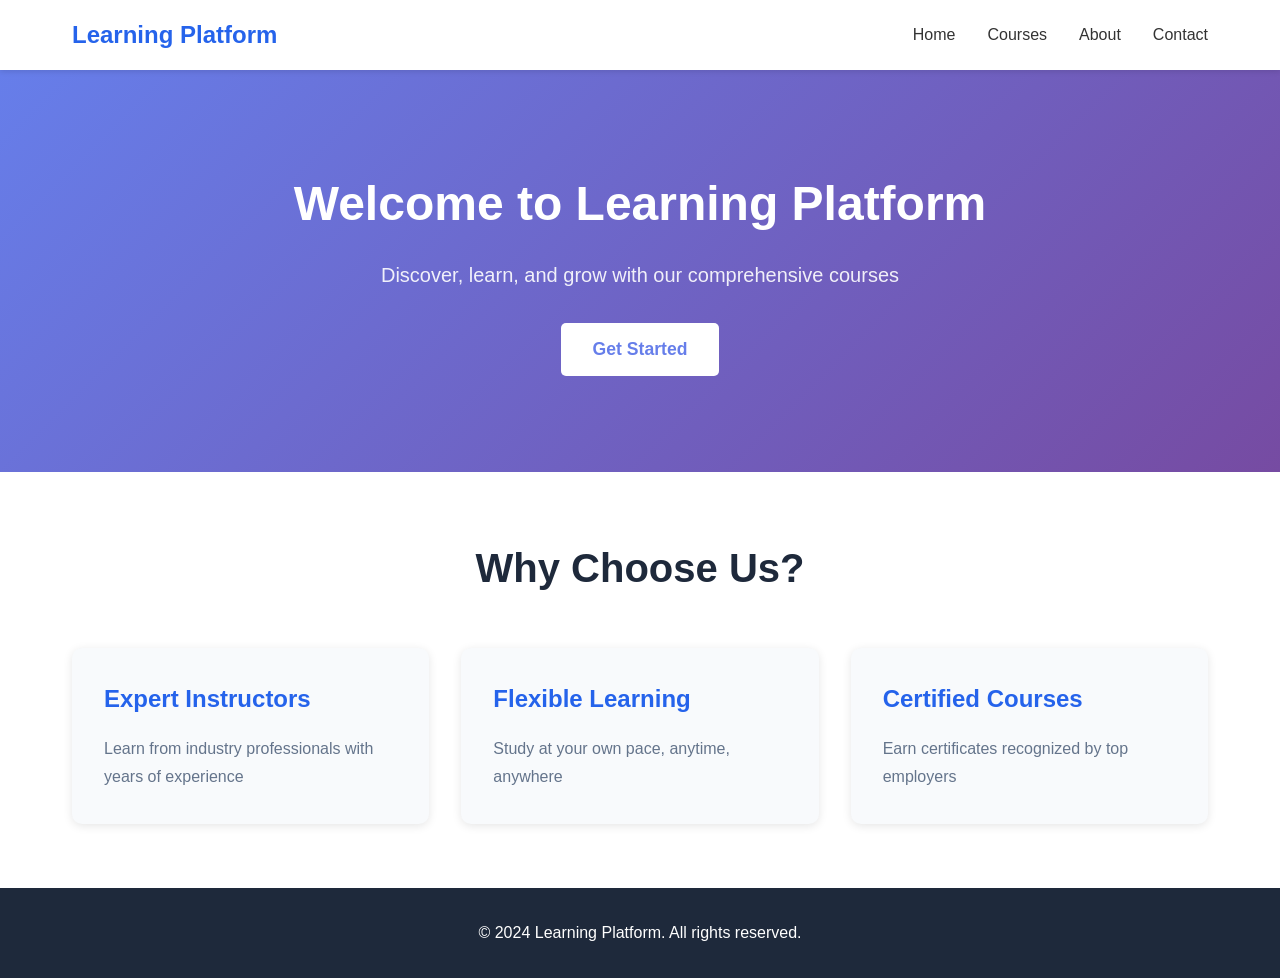
<file: LearningPlatform/LandingPage/index.html>
<!DOCTYPE html>
<html lang="en">
<head>
    <meta charset="UTF-8">
    <meta name="viewport" content="width=device-width, initial-scale=1.0">
    <title>Learning Platform</title>
    <link rel="stylesheet" href="style.css">
</head>
<body>
    <header>
        <nav>
            <div class="logo">Learning Platform</div>
            <ul class="nav-links">
                <li><a href="#home">Home</a></li>
                <li><a href="#courses">Courses</a></li>
                <li><a href="#about">About</a></li>
                <li><a href="#contact">Contact</a></li>
            </ul>
        </nav>
    </header>

    <main>
        <section id="hero" class="hero">
            <div class="hero-content">
                <h1>Welcome to Learning Platform</h1>
                <p>Discover, learn, and grow with our comprehensive courses</p>
                <button class="cta-button">Get Started</button>
            </div>
        </section>

        <section id="features" class="features">
            <h2>Why Choose Us?</h2>
            <div class="feature-grid">
                <div class="feature-card">
                    <h3>Expert Instructors</h3>
                    <p>Learn from industry professionals with years of experience</p>
                </div>
                <div class="feature-card">
                    <h3>Flexible Learning</h3>
                    <p>Study at your own pace, anytime, anywhere</p>
                </div>
                <div class="feature-card">
                    <h3>Certified Courses</h3>
                    <p>Earn certificates recognized by top employers</p>
                </div>
            </div>
        </section>
    </main>

    <footer>
        <p>&copy; 2024 Learning Platform. All rights reserved.</p>
    </footer>
</body>
</html>
</file>
<file: LearningPlatform/LandingPage/style.css>
* {
    margin: 0;
    padding: 0;
    box-sizing: border-box;
}

body {
    font-family: -apple-system, BlinkMacSystemFont, 'Segoe UI', Roboto, Oxygen, Ubuntu, Cantarell, sans-serif;
    line-height: 1.6;
    color: #333;
}

header {
    background-color: #fff;
    box-shadow: 0 2px 5px rgba(0,0,0,0.1);
    position: sticky;
    top: 0;
    z-index: 100;
}

nav {
    max-width: 1200px;
    margin: 0 auto;
    padding: 1rem 2rem;
    display: flex;
    justify-content: space-between;
    align-items: center;
}

.logo {
    font-size: 1.5rem;
    font-weight: bold;
    color: #2563eb;
}

.nav-links {
    display: flex;
    list-style: none;
    gap: 2rem;
}

.nav-links a {
    text-decoration: none;
    color: #333;
    transition: color 0.3s;
}

.nav-links a:hover {
    color: #2563eb;
}

main {
    min-height: calc(100vh - 200px);
}

.hero {
    background: linear-gradient(135deg, #667eea 0%, #764ba2 100%);
    color: white;
    padding: 6rem 2rem;
    text-align: center;
}

.hero-content {
    max-width: 800px;
    margin: 0 auto;
}

.hero h1 {
    font-size: 3rem;
    margin-bottom: 1rem;
}

.hero p {
    font-size: 1.25rem;
    margin-bottom: 2rem;
    opacity: 0.9;
}

.cta-button {
    background-color: #fff;
    color: #667eea;
    border: none;
    padding: 1rem 2rem;
    font-size: 1.1rem;
    font-weight: 600;
    border-radius: 5px;
    cursor: pointer;
    transition: transform 0.3s, box-shadow 0.3s;
}

.cta-button:hover {
    transform: translateY(-2px);
    box-shadow: 0 5px 15px rgba(0,0,0,0.2);
}

.features {
    max-width: 1200px;
    margin: 4rem auto;
    padding: 0 2rem;
}

.features h2 {
    text-align: center;
    font-size: 2.5rem;
    margin-bottom: 3rem;
    color: #1e293b;
}

.feature-grid {
    display: grid;
    grid-template-columns: repeat(auto-fit, minmax(300px, 1fr));
    gap: 2rem;
}

.feature-card {
    background: #f8fafc;
    padding: 2rem;
    border-radius: 10px;
    box-shadow: 0 2px 10px rgba(0,0,0,0.1);
    transition: transform 0.3s, box-shadow 0.3s;
}

.feature-card:hover {
    transform: translateY(-5px);
    box-shadow: 0 5px 20px rgba(0,0,0,0.15);
}

.feature-card h3 {
    color: #2563eb;
    margin-bottom: 1rem;
    font-size: 1.5rem;
}

.feature-card p {
    color: #64748b;
    line-height: 1.8;
}

footer {
    background-color: #1e293b;
    color: white;
    text-align: center;
    padding: 2rem;
    margin-top: 4rem;
}

@media (max-width: 768px) {
    .nav-links {
        gap: 1rem;
    }

    .hero h1 {
        font-size: 2rem;
    }

    .hero p {
        font-size: 1rem;
    }

    .feature-grid {
        grid-template-columns: 1fr;
    }
}
</file>
